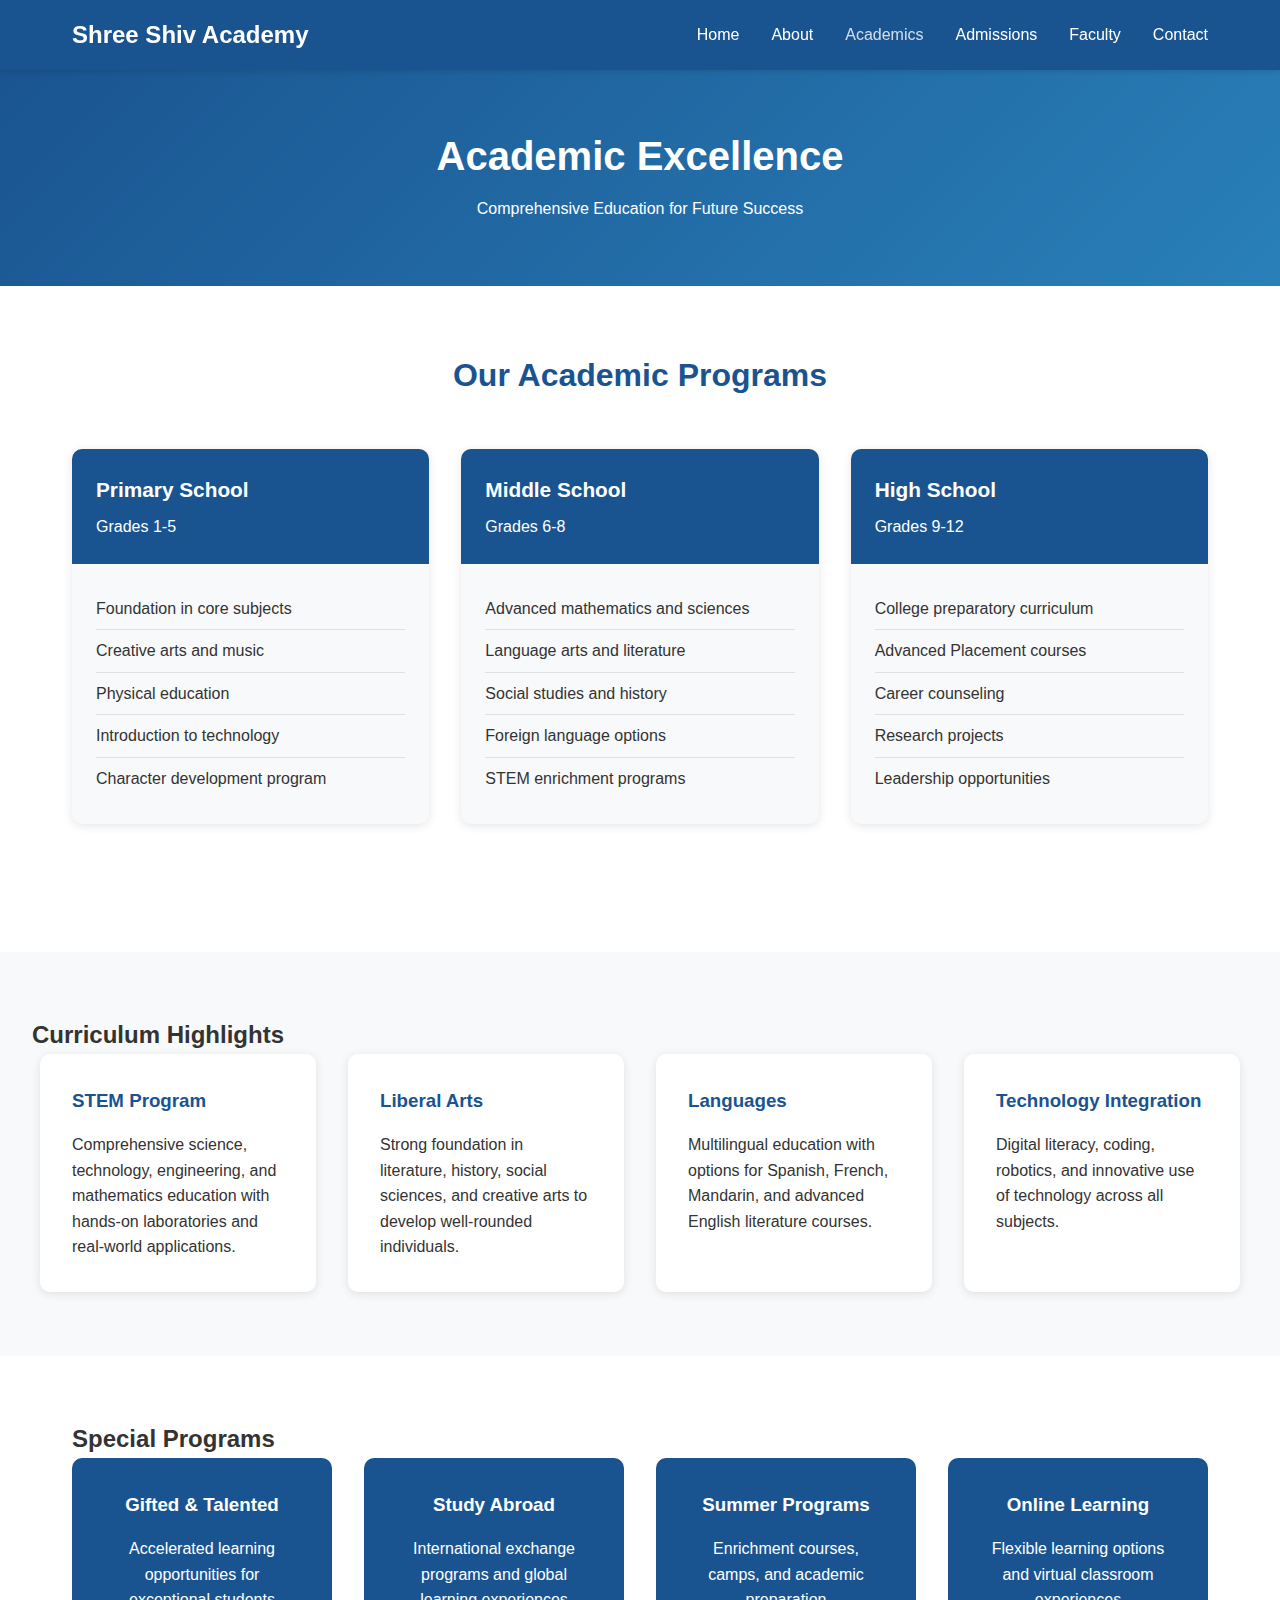
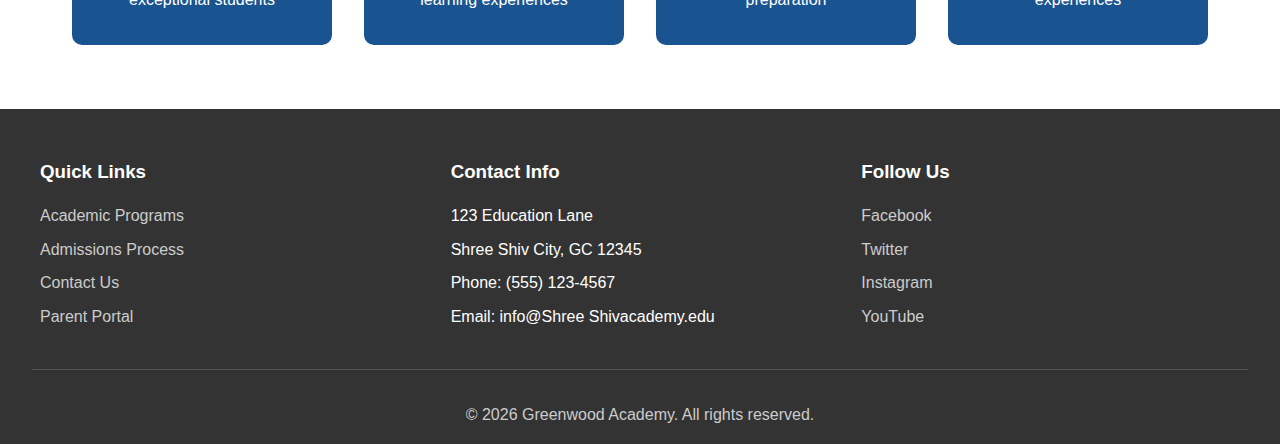
<file: academics.html>
<!DOCTYPE html>
<html lang="en">
<head>
    <meta charset="UTF-8">
    <meta name="viewport" content="width=device-width, initial-scale=1.0">
    <title>Academics - Shree Shiv Academy</title>
    <link rel="stylesheet" href="styles.css">
</head>
<body>
    <header>
        <nav>
            <div class="logo">Shree Shiv Academy</div>
            <ul class="nav-links" id="navLinks">
                <li><a href="index.html">Home</a></li>
                <li><a href="about.html">About</a></li>
                <li><a href="academics.html" class="active">Academics</a></li>
                <li><a href="admissions.html">Admissions</a></li>
                <li><a href="faculty.html">Faculty</a></li>
                <li><a href="contact.html">Contact</a></li>
            </ul>
            <button class="mobile-menu" id="mobileMenu">☰</button>
        </nav>
    </header>

    <main>
        <section class="page-header">
            <h1>Academic Excellence</h1>
            <p>Comprehensive Education for Future Success</p>
        </section>

        <section class="content-section">
            <h2>Our Academic Programs</h2>
            <div class="programs-grid">
                <div class="program-card">
                    <div class="program-header">
                        <h3>Primary School</h3>
                        <p>Grades 1-5</p>
                    </div>
                    <div class="program-content">
                        <ul>
                            <li>Foundation in core subjects</li>
                            <li>Creative arts and music</li>
                            <li>Physical education</li>
                            <li>Introduction to technology</li>
                            <li>Character development program</li>
                        </ul>
                    </div>
                </div>

                <div class="program-card">
                    <div class="program-header">
                        <h3>Middle School</h3>
                        <p>Grades 6-8</p>
                    </div>
                    <div class="program-content">
                        <ul>
                            <li>Advanced mathematics and sciences</li>
                            <li>Language arts and literature</li>
                            <li>Social studies and history</li>
                            <li>Foreign language options</li>
                            <li>STEM enrichment programs</li>
                        </ul>
                    </div>
                </div>

                <div class="program-card">
                    <div class="program-header">
                        <h3>High School</h3>
                        <p>Grades 9-12</p>
                    </div>
                    <div class="program-content">
                        <ul>
                            <li>College preparatory curriculum</li>
                            <li>Advanced Placement courses</li>
                            <li>Career counseling</li>
                            <li>Research projects</li>
                            <li>Leadership opportunities</li>
                        </ul>
                    </div>
                </div>
            </div>
        </section>

        <section class="curriculum-section">
            <h2>Curriculum Highlights</h2>
            <div class="curriculum-grid">
                <div class="curriculum-card">
                    <h3>STEM Program</h3>
                    <p>Comprehensive science, technology, engineering, and mathematics education with hands-on laboratories and real-world applications.</p>
                </div>
                <div class="curriculum-card">
                    <h3>Liberal Arts</h3>
                    <p>Strong foundation in literature, history, social sciences, and creative arts to develop well-rounded individuals.</p>
                </div>
                <div class="curriculum-card">
                    <h3>Languages</h3>
                    <p>Multilingual education with options for Spanish, French, Mandarin, and advanced English literature courses.</p>
                </div>
                <div class="curriculum-card">
                    <h3>Technology Integration</h3>
                    <p>Digital literacy, coding, robotics, and innovative use of technology across all subjects.</p>
                </div>
            </div>
        </section>

        <section class="special-programs">
            <h2>Special Programs</h2>
            <div class="special-grid">
                <div class="special-card">
                    <h3>Gifted & Talented</h3>
                    <p>Accelerated learning opportunities for exceptional students</p>
                </div>
                <div class="special-card">
                    <h3>Study Abroad</h3>
                    <p>International exchange programs and global learning experiences</p>
                </div>
                <div class="special-card">
                    <h3>Summer Programs</h3>
                    <p>Enrichment courses, camps, and academic preparation</p>
                </div>
                <div class="special-card">
                    <h3>Online Learning</h3>
                    <p>Flexible learning options and virtual classroom experiences</p>
                </div>
            </div>
        </section>
    </main>

    <footer>
        <div class="footer-content">
            <div class="footer-section">
                <h3>Quick Links</h3>
                <ul>
                    <li><a href="academics.html">Academic Programs</a></li>
                    <li><a href="admissions.html">Admissions Process</a></li>
                    <li><a href="contact.html">Contact Us</a></li>
                    <li><a href="#">Parent Portal</a></li>
                </ul>
            </div>
            <div class="footer-section">
                <h3>Contact Info</h3>
                <ul>
                    <li>123 Education Lane</li>
                    <li>Shree Shiv City, GC 12345</li>
                    <li>Phone: (555) 123-4567</li>
                    <li>Email: info@Shree Shivacademy.edu</li>
                </ul>
            </div>
            <div class="footer-section">
                <h3>Follow Us</h3>
                <ul>
                    <li><a href="#">Facebook</a></li>
                    <li><a href="#">Twitter</a></li>
                    <li><a href="#">Instagram</a></li>
                    <li><a href="#">YouTube</a></li>
                </ul>
            </div>
        </div>
        <div class="footer-bottom">
            <p>&copy; 2025 Shree Shiv Academy. All rights reserved.</p>
        </div>
    </footer>

    <script src="script.js"></script>
</body>
</html>
</file>
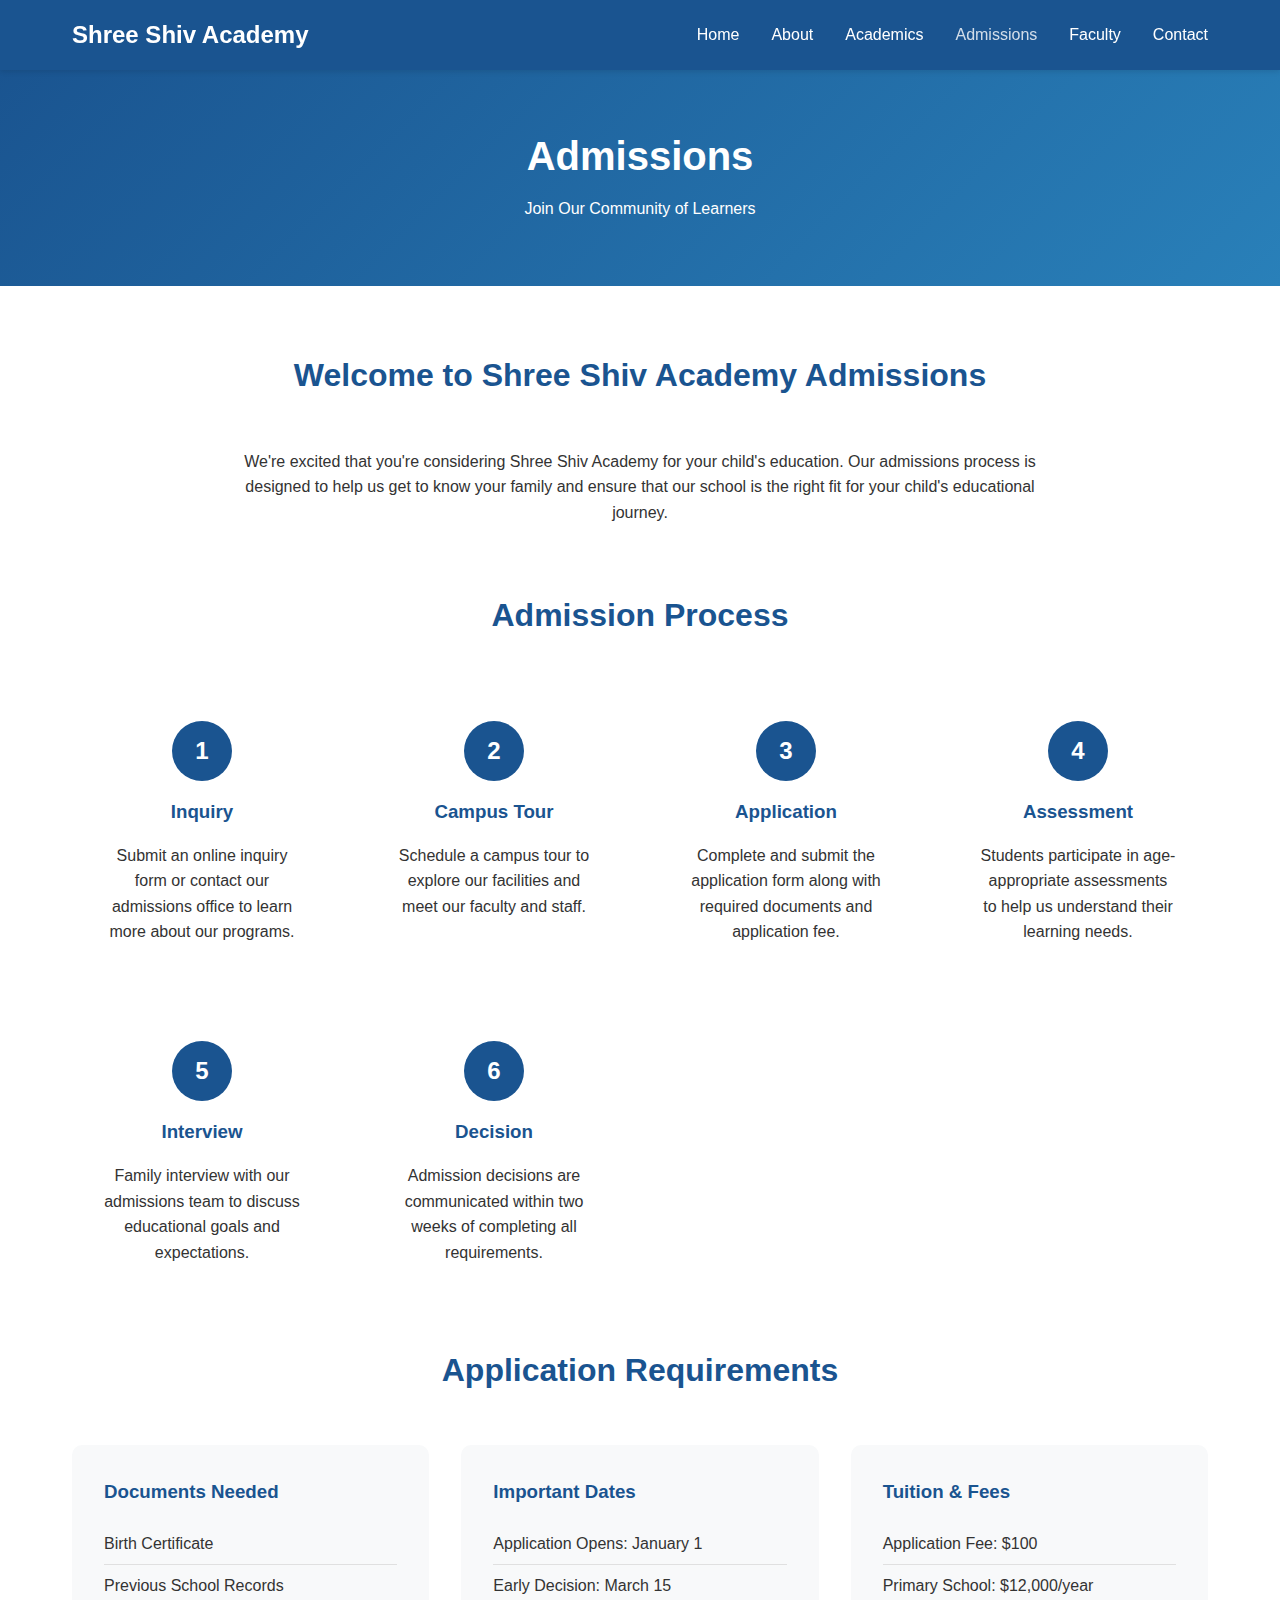
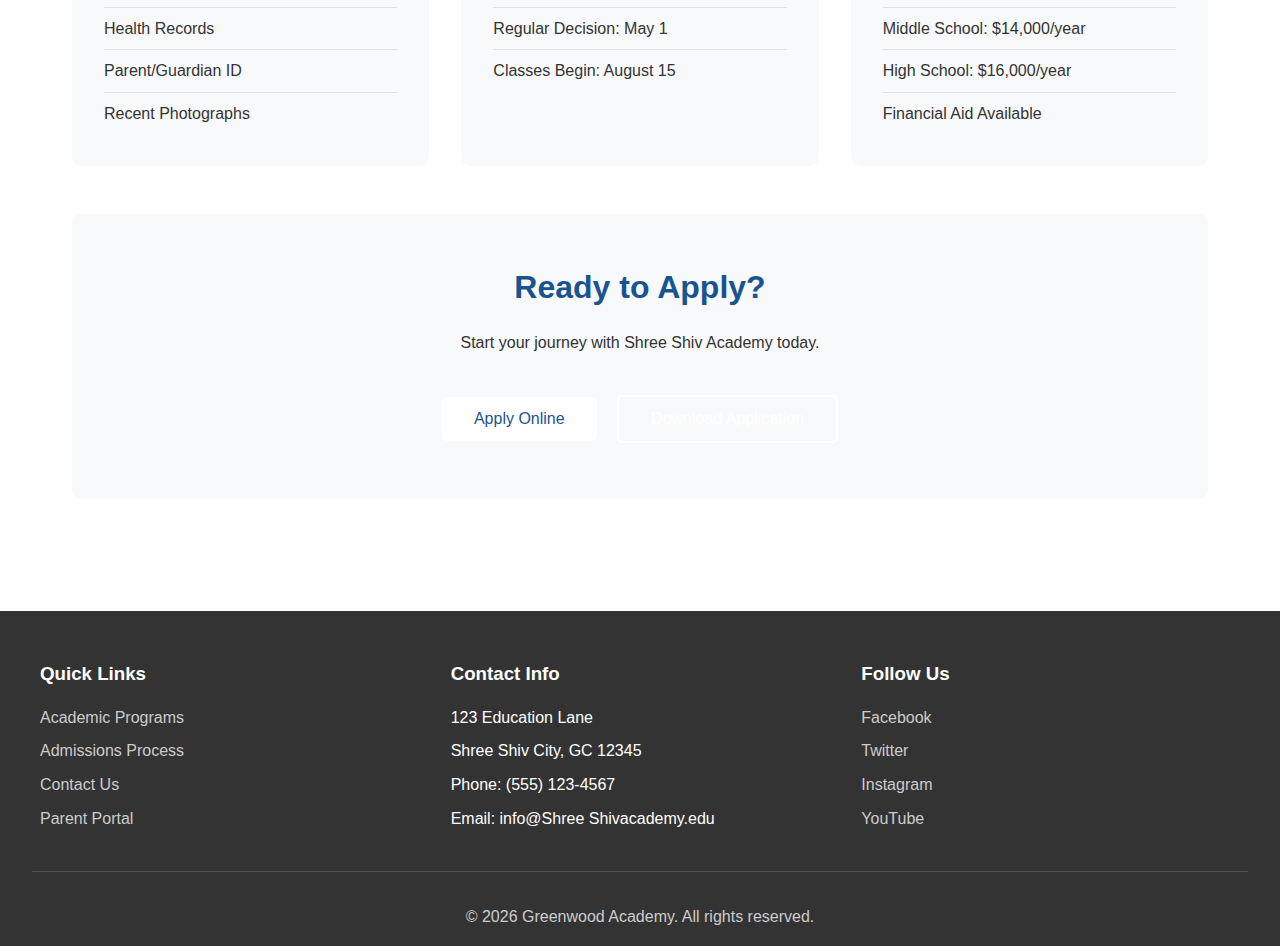
<file: admissions.html>
<!DOCTYPE html>
<html lang="en">
<head>
    <meta charset="UTF-8">
    <meta name="viewport" content="width=device-width, initial-scale=1.0">
    <title>Admissions - Shree Shiv Academy</title>
    <link rel="stylesheet" href="styles.css">
</head>
<body>
    <header>
        <nav>
            <div class="logo">Shree Shiv Academy</div>
            <ul class="nav-links" id="navLinks">
                <li><a href="index.html">Home</a></li>
                <li><a href="about.html">About</a></li>
                <li><a href="academics.html">Academics</a></li>
                <li><a href="admissions.html" class="active">Admissions</a></li>
                <li><a href="faculty.html">Faculty</a></li>
                <li><a href="contact.html">Contact</a></li>
            </ul>
            <button class="mobile-menu" id="mobileMenu">☰</button>
        </nav>
    </header>

    <main>
        <section class="page-header">
            <h1>Admissions</h1>
            <p>Join Our Community of Learners</p>
        </section>

        <section class="content-section">
            <div class="admission-intro">
                <h2>Welcome to Shree Shiv Academy Admissions</h2>
                <p>We're excited that you're considering Shree Shiv Academy for your child's education. Our admissions process is designed to help us get to know your family and ensure that our school is the right fit for your child's educational journey.</p>
            </div>

            <div class="admission-process">
                <h2>Admission Process</h2>
                <div class="process-steps">
                    <div class="step-card">
                        <div class="step-number">1</div>
                        <h3>Inquiry</h3>
                        <p>Submit an online inquiry form or contact our admissions office to learn more about our programs.</p>
                    </div>
                    <div class="step-card">
                        <div class="step-number">2</div>
                        <h3>Campus Tour</h3>
                        <p>Schedule a campus tour to explore our facilities and meet our faculty and staff.</p>
                    </div>
                    <div class="step-card">
                        <div class="step-number">3</div>
                        <h3>Application</h3>
                        <p>Complete and submit the application form along with required documents and application fee.</p>
                    </div>
                    <div class="step-card">
                        <div class="step-number">4</div>
                        <h3>Assessment</h3>
                        <p>Students participate in age-appropriate assessments to help us understand their learning needs.</p>
                    </div>
                    <div class="step-card">
                        <div class="step-number">5</div>
                        <h3>Interview</h3>
                        <p>Family interview with our admissions team to discuss educational goals and expectations.</p>
                    </div>
                    <div class="step-card">
                        <div class="step-number">6</div>
                        <h3>Decision</h3>
                        <p>Admission decisions are communicated within two weeks of completing all requirements.</p>
                    </div>
                </div>
            </div>

            <div class="requirements-section">
                <h2>Application Requirements</h2>
                <div class="requirements-grid">
                    <div class="requirement-card">
                        <h3>Documents Needed</h3>
                        <ul>
                            <li>Birth Certificate</li>
                            <li>Previous School Records</li>
                            <li>Health Records</li>
                            <li>Parent/Guardian ID</li>
                            <li>Recent Photographs</li>
                        </ul>
                    </div>
                    <div class="requirement-card">
                        <h3>Important Dates</h3>
                        <ul>
                            <li>Application Opens: January 1</li>
                            <li>Early Decision: March 15</li>
                            <li>Regular Decision: May 1</li>
                            <li>Classes Begin: August 15</li>
                        </ul>
                    </div>
                    <div class="requirement-card">
                        <h3>Tuition & Fees</h3>
                        <ul>
                            <li>Application Fee: $100</li>
                            <li>Primary School: $12,000/year</li>
                            <li>Middle School: $14,000/year</li>
                            <li>High School: $16,000/year</li>
                            <li>Financial Aid Available</li>
                        </ul>
                    </div>
                </div>
            </div>

            <div class="apply-section">
                <h2>Ready to Apply?</h2>
                <p>Start your journey with Shree Shiv Academy today.</p>
                <button class="btn">Apply Online</button>
                <button class="btn btn-secondary">Download Application</button>
            </div>
        </section>
    </main>

    <footer>
        <div class="footer-content">
            <div class="footer-section">
                <h3>Quick Links</h3>
                <ul>
                    <li><a href="academics.html">Academic Programs</a></li>
                    <li><a href="admissions.html">Admissions Process</a></li>
                    <li><a href="contact.html">Contact Us</a></li>
                    <li><a href="#">Parent Portal</a></li>
                </ul>
            </div>
            <div class="footer-section">
                <h3>Contact Info</h3>
                <ul>
                    <li>123 Education Lane</li>
                    <li>Shree Shiv City, GC 12345</li>
                    <li>Phone: (555) 123-4567</li>
                    <li>Email: info@Shree Shivacademy.edu</li>
                </ul>
            </div>
            <div class="footer-section">
                <h3>Follow Us</h3>
                <ul>
                    <li><a href="#">Facebook</a></li>
                    <li><a href="#">Twitter</a></li>
                    <li><a href="#">Instagram</a></li>
                    <li><a href="#">YouTube</a></li>
                </ul>
            </div>
        </div>
        <div class="footer-bottom">
            <p>&copy; 2025 Shree Shiv Academy. All rights reserved.</p>
        </div>
    </footer>

    <script src="script.js"></script>
</body>
</html>
</file>
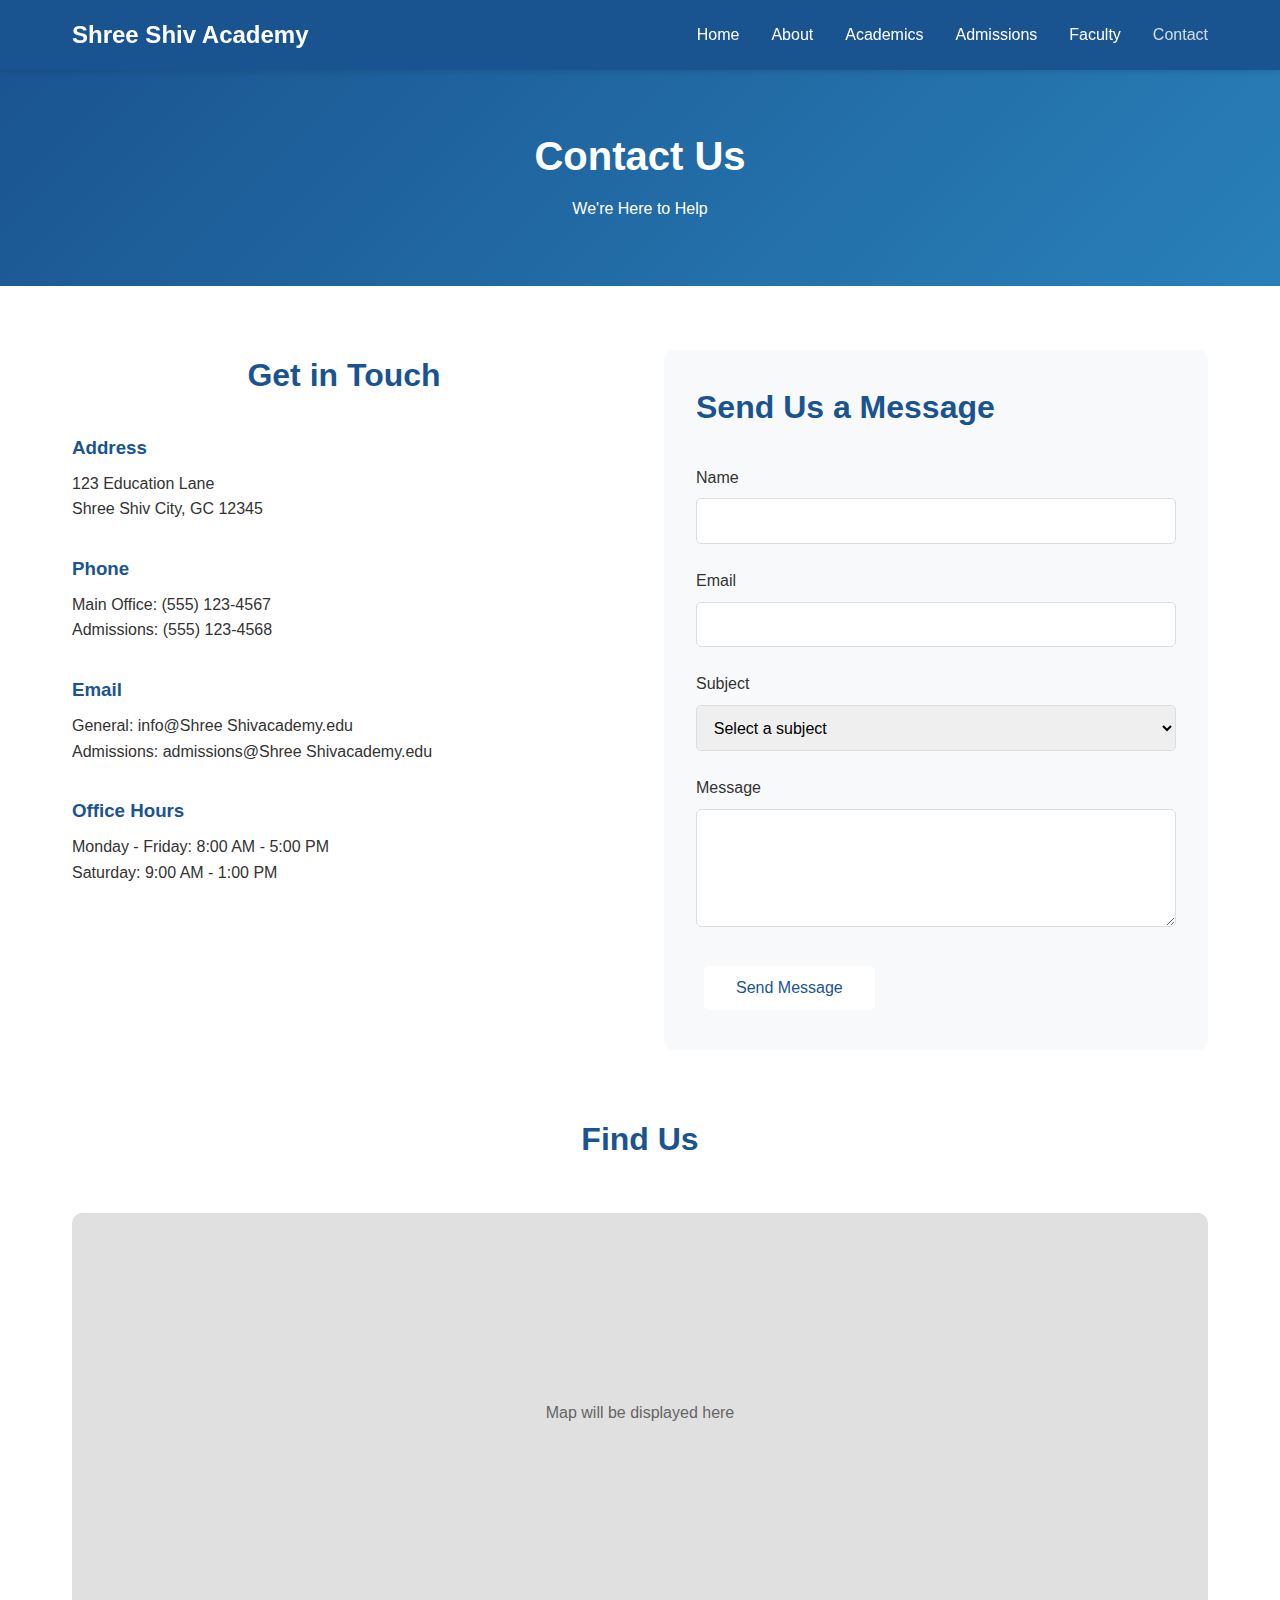
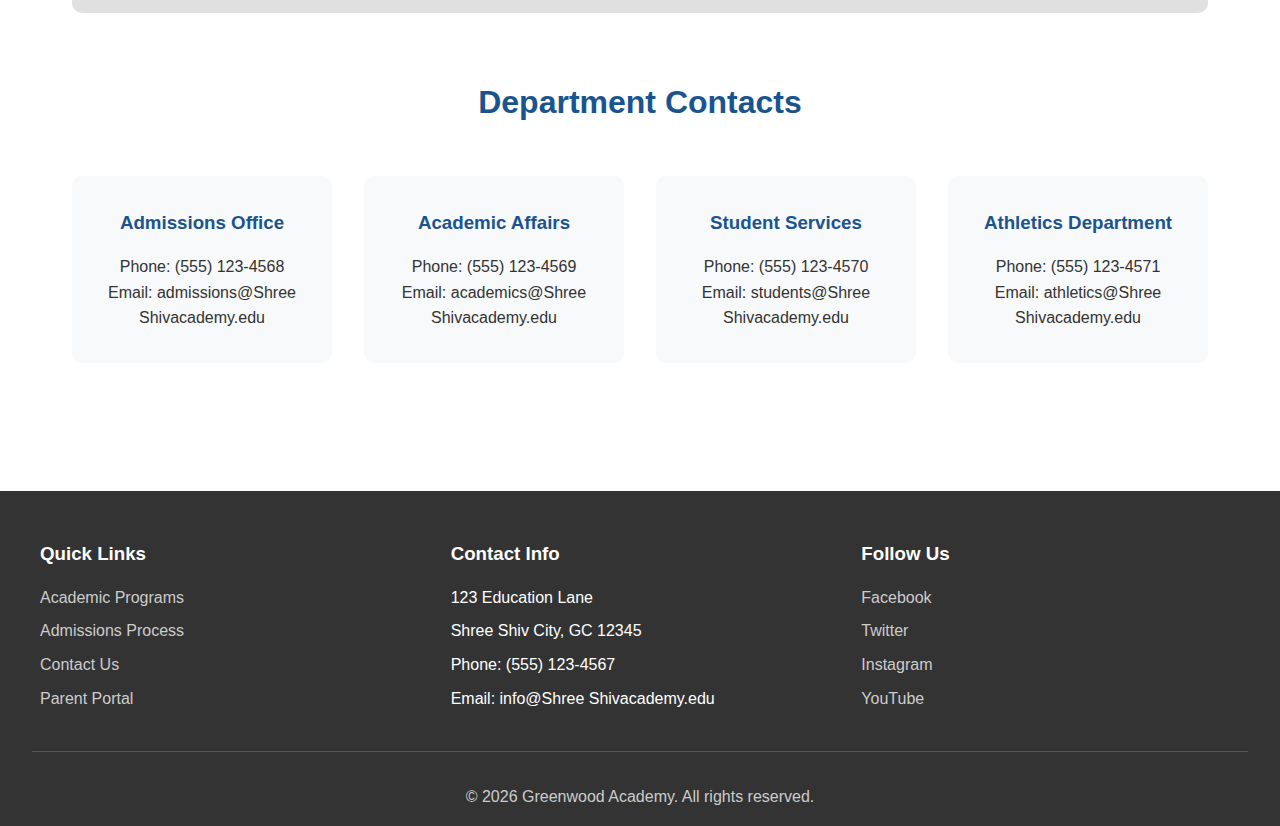
<file: contact.html>
<!DOCTYPE html>
<html lang="en">
<head>
    <meta charset="UTF-8">
    <meta name="viewport" content="width=device-width, initial-scale=1.0">
    <title>Contact Us - Shree Shiv Academy</title>
    <link rel="stylesheet" href="styles.css">
</head>
<body>
    <header>
        <nav>
            <div class="logo">Shree Shiv Academy</div>
            <ul class="nav-links" id="navLinks">
                <li><a href="index.html">Home</a></li>
                <li><a href="about.html">About</a></li>
                <li><a href="academics.html">Academics</a></li>
                <li><a href="admissions.html">Admissions</a></li>
                <li><a href="faculty.html">Faculty</a></li>
                <li><a href="contact.html" class="active">Contact</a></li>
            </ul>
            <button class="mobile-menu" id="mobileMenu">☰</button>
        </nav>
    </header>

    <main>
        <section class="page-header">
            <h1>Contact Us</h1>
            <p>We're Here to Help</p>
        </section>

        <section class="content-section">
            <div class="contact-container">
                <div class="contact-info">
                    <h2>Get in Touch</h2>
                    <div class="info-item">
                        <h3>Address</h3>
                        <p>123 Education Lane<br>Shree Shiv City, GC 12345</p>
                    </div>
                    <div class="info-item">
                        <h3>Phone</h3>
                        <p>Main Office: (555) 123-4567<br>Admissions: (555) 123-4568</p>
                    </div>
                    <div class="info-item">
                        <h3>Email</h3>
                        <p>General: info@Shree Shivacademy.edu<br>Admissions: admissions@Shree Shivacademy.edu</p>
                    </div>
                    <div class="info-item">
                        <h3>Office Hours</h3>
                        <p>Monday - Friday: 8:00 AM - 5:00 PM<br>Saturday: 9:00 AM - 1:00 PM</p>
                    </div>
                </div>

                <div class="contact-form">
                    <h2>Send Us a Message</h2>
                    <form>
                        <div class="form-group">
                            <label for="name">Name</label>
                            <input type="text" id="name" name="name" required>
                        </div>
                        <div class="form-group">
                            <label for="email">Email</label>
                            <input type="email" id="email" name="email" required>
                        </div>
                        <div class="form-group">
                            <label for="subject">Subject</label>
                            <select id="subject" name="subject" required>
                                <option value="">Select a subject</option>
                                <option value="admissions">Admissions Inquiry</option>
                                <option value="academics">Academic Information</option>
                                <option value="general">General Question</option>
                                <option value="other">Other</option>
                            </select>
                        </div>
                        <div class="form-group">
                            <label for="message">Message</label>
                            <textarea id="message" name="message" rows="5" required></textarea>
                        </div>
                        <button type="submit" class="btn">Send Message</button>
                    </form>
                </div>
            </div>

            <div class="map-section">
                <h2>Find Us</h2>
                <div class="map-placeholder">
                    <p>Map will be displayed here</p>
                </div>
            </div>

            <div class="departments">
                <h2>Department Contacts</h2>
                <div class="department-grid">
                    <div class="department-card">
                        <h3>Admissions Office</h3>
                        <p>Phone: (555) 123-4568<br>Email: admissions@Shree Shivacademy.edu</p>
                    </div>
                    <div class="department-card">
                        <h3>Academic Affairs</h3>
                        <p>Phone: (555) 123-4569<br>Email: academics@Shree Shivacademy.edu</p>
                    </div>
                    <div class="department-card">
                        <h3>Student Services</h3>
                        <p>Phone: (555) 123-4570<br>Email: students@Shree Shivacademy.edu</p>
                    </div>
                    <div class="department-card">
                        <h3>Athletics Department</h3>
                        <p>Phone: (555) 123-4571<br>Email: athletics@Shree Shivacademy.edu</p>
                    </div>
                </div>
            </div>
        </section>
    </main>

    <footer>
        <div class="footer-content">
            <div class="footer-section">
                <h3>Quick Links</h3>
                <ul>
                    <li><a href="academics.html">Academic Programs</a></li>
                    <li><a href="admissions.html">Admissions Process</a></li>
                    <li><a href="contact.html">Contact Us</a></li>
                    <li><a href="#">Parent Portal</a></li>
                </ul>
            </div>
            <div class="footer-section">
                <h3>Contact Info</h3>
                <ul>
                    <li>123 Education Lane</li>
                    <li>Shree Shiv City, GC 12345</li>
                    <li>Phone: (555) 123-4567</li>
                    <li>Email: info@Shree Shivacademy.edu</li>
                </ul>
            </div>
            <div class="footer-section">
                <h3>Follow Us</h3>
                <ul>
                    <li><a href="#">Facebook</a></li>
                    <li><a href="#">Twitter</a></li>
                    <li><a href="#">Instagram</a></li>
                    <li><a href="#">YouTube</a></li>
                </ul>
            </div>
        </div>
        <div class="footer-bottom">
            <p>&copy; 2025 Shree Shiv Academy. All rights reserved.</p>
        </div>
    </footer>

    <script src="script.js"></script>
</body>
</html>
</file>
<file: styles.css>
* {
    margin: 0;
    padding: 0;
    box-sizing: border-box;
}

body {
    font-family: -apple-system, BlinkMacSystemFont, 'Segoe UI', Roboto, sans-serif;
    line-height: 1.6;
    color: #333;
}

/* Header Styles */
header {
    background: #1a5490;
    color: white;
    padding: 1rem 0;
    position: fixed;
    width: 100%;
    top: 0;
    z-index: 1000;
    box-shadow: 0 2px 5px rgba(0,0,0,0.1);
    transition: background 0.3s;
}

nav {
    display: flex;
    justify-content: space-between;
    align-items: center;
    max-width: 1200px;
    margin: 0 auto;
    padding: 0 2rem;
}

.logo {
    font-size: 1.5rem;
    font-weight: bold;
}

.nav-links {
    display: flex;
    list-style: none;
    gap: 2rem;
}

.nav-links a {
    color: white;
    text-decoration: none;
    transition: opacity 0.3s;
}

.nav-links a:hover,
.nav-links a.active {
    opacity: 0.8;
}

.mobile-menu {
    display: none;
    background: none;
    border: none;
    color: white;
    font-size: 1.5rem;
    cursor: pointer;
}

/* Main Content */
main {
    margin-top: 60px;
}

/* Hero Section */
.hero {
    background: linear-gradient(135deg, #1a5490 0%, #2980b9 100%);
    color: white;
    padding: 6rem 2rem;
    text-align: center;
}

.hero h1 {
    font-size: 3rem;
    margin-bottom: 1rem;
}

.hero p {
    font-size: 1.3rem;
    margin-bottom: 2rem;
}

/* Page Header */
.page-header {
    background: linear-gradient(135deg, #1a5490 0%, #2980b9 100%);
    color: white;
    padding: 4rem 2rem;
    text-align: center;
}

.page-header h1 {
    font-size: 2.5rem;
    margin-bottom: 0.5rem;
}

/* Buttons */
.btn {
    display: inline-block;
    background: white;
    color: #1a5490;
    padding: 0.8rem 2rem;
    text-decoration: none;
    border-radius: 5px;
    transition: transform 0.3s;
    border: none;
    cursor: pointer;
    font-size: 1rem;
    margin: 0.5rem;
}

.btn:hover {
    transform: translateY(-2px);
    box-shadow: 0 5px 15px rgba(0,0,0,0.2);
}

.btn-secondary {
    background: transparent;
    color: white;
    border: 2px solid white;
}

/* Sections */
.section {
    padding: 4rem 2rem;
    max-width: 1200px;
    margin: 0 auto;
}

.content-section {
    padding: 4rem 2rem;
    max-width: 1200px;
    margin: 0 auto;
}

.section h2,
.content-section h2 {
    text-align: center;
    font-size: 2rem;
    margin-bottom: 3rem;
    color: #1a5490;
}

/* Feature Cards */
.features {
    display: grid;
    grid-template-columns: repeat(auto-fit, minmax(300px, 1fr));
    gap: 2rem;
    margin-bottom: 4rem;
}

.feature-card {
    background: #f8f9fa;
    padding: 2rem;
    border-radius: 10px;
    text-align: center;
    transition: transform 0.3s;
}

.feature-card:hover {
    transform: translateY(-5px);
    box-shadow: 0 5px 20px rgba(0,0,0,0.1);
}

.feature-card h3 {
    color: #1a5490;
    margin-bottom: 1rem;
}

/* Stats Section */
.stats {
    background: #f8f9fa;
    display: grid;
    grid-template-columns: repeat(auto-fit, minmax(200px, 1fr));
    gap: 2rem;
    text-align: center;
}

.stat {
    padding: 2rem;
}

.stat h3 {
    font-size: 2.5rem;
    color: #1a5490;
    margin-bottom: 0.5rem;
}

/* News Grid */
.news-grid {
    display: grid;
    grid-template-columns: repeat(auto-fit, minmax(300px, 1fr));
    gap: 2rem;
}

.news-card {
    background: white;
    border-radius: 10px;
    overflow: hidden;
    box-shadow: 0 2px 10px rgba(0,0,0,0.1);
    transition: transform 0.3s;
}

.news-card:hover {
    transform: translateY(-5px);
}

.news-card img {
    width: 100%;
    height: 200px;
    object-fit: cover;
    background: #e0e0e0;
}

.news-content {
    padding: 1.5rem;
}

.news-content h3 {
    margin-bottom: 0.5rem;
    color: #1a5490;
}

.date {
    color: #666;
    font-size: 0.9rem;
    margin-bottom: 0.5rem;
}

/* About Page Styles */
.about-intro {
    display: grid;
    grid-template-columns: 1fr 1fr;
    gap: 3rem;
    align-items: center;
    margin-bottom: 4rem;
}

.about-text h2 {
    color: #1a5490;
    margin-bottom: 1rem;
}

.about-text p {
    margin-bottom: 1rem;
}

.about-image {
    background: #e0e0e0;
    height: 400px;
    border-radius: 10px;
}

.about-image img {
    width: 100%;
    height: 100%;
    object-fit: cover;
    border-radius: 10px;
}

.mission-text,
.vision-text {
    text-align: center;
    font-size: 1.2rem;
    font-style: italic;
    margin: 2rem auto;
    max-width: 800px;
    padding: 2rem;
    background: #f8f9fa;
    border-radius: 10px;
}

/* Timeline */
.timeline {
    position: relative;
    padding: 2rem 0;
    margin: 4rem 0;
}

.timeline h2 {
    text-align: center;
    color: #1a5490;
    margin-bottom: 3rem;
}

.timeline-item {
    display: flex;
    align-items: center;
    margin-bottom: 3rem;
    position: relative;
}

.timeline-year {
    background: #1a5490;
    color: white;
    padding: 0.5rem 1rem;
    border-radius: 20px;
    font-weight: bold;
    margin-right: 2rem;
    min-width: 80px;
    text-align: center;
}

.timeline-content {
    background: #f8f9fa;
    padding: 2rem;
    border-radius: 10px;
    flex: 1;
}

.timeline-content h3 {
    color: #1a5490;
    margin-bottom: 0.5rem;
}

/* Values Section */
.values-section {
    background: #f8f9fa;
    padding: 4rem 2rem;
}

.values-grid {
    display: grid;
    grid-template-columns: repeat(auto-fit, minmax(250px, 1fr));
    gap: 2rem;
    max-width: 1200px;
    margin: 0 auto;
}

.value-card {
    background: white;
    padding: 2rem;
    border-radius: 10px;
    text-align: center;
    box-shadow: 0 2px 10px rgba(0,0,0,0.1);
}

.value-card h3 {
    color: #1a5490;
    margin-bottom: 1rem;
}

/* Academics Page Styles */
.programs-grid {
    display: grid;
    grid-template-columns: repeat(auto-fit, minmax(300px, 1fr));
    gap: 2rem;
    margin-bottom: 4rem;
}

.program-card {
    background: #f8f9fa;
    border-radius: 10px;
    overflow: hidden;
    box-shadow: 0 2px 10px rgba(0,0,0,0.1);
    transition: transform 0.3s;
}

.program-card:hover {
    transform: translateY(-5px);
}

.program-header {
    background: #1a5490;
    color: white;
    padding: 1.5rem;
}

.program-header h3 {
    font-size: 1.3rem;
    margin-bottom: 0.5rem;
}

.program-content {
    padding: 1.5rem;
}

.program-content ul {
    list-style: none;
    padding-left: 0;
}

.program-content li {
    padding: 0.5rem 0;
    border-bottom: 1px solid #e0e0e0;
}

.program-content li:last-child {
    border-bottom: none;
}

/* Curriculum Section */
.curriculum-section {
    background: #f8f9fa;
    padding: 4rem 2rem;
}

.curriculum-grid {
    display: grid;
    grid-template-columns: repeat(auto-fit, minmax(250px, 1fr));
    gap: 2rem;
    max-width: 1200px;
    margin: 0 auto;
}

.curriculum-card {
    background: white;
    padding: 2rem;
    border-radius: 10px;
    box-shadow: 0 2px 10px rgba(0,0,0,0.1);
}

.curriculum-card h3 {
    color: #1a5490;
    margin-bottom: 1rem;
}

/* Special Programs */
.special-programs {
    padding: 4rem 2rem;
    max-width: 1200px;
    margin: 0 auto;
}

.special-grid {
    display: grid;
    grid-template-columns: repeat(auto-fit, minmax(250px, 1fr));
    gap: 2rem;
}

.special-card {
    background: #1a5490;
    color: white;
    padding: 2rem;
    border-radius: 10px;
    text-align: center;
    transition: transform 0.3s;
}

.special-card:hover {
    transform: translateY(-5px);
    background: #2980b9;
}

.special-card h3 {
    margin-bottom: 1rem;
}

/* Admissions Page Styles */
.admission-intro {
    text-align: center;
    margin-bottom: 4rem;
}

.admission-intro p {
    max-width: 800px;
    margin: 0 auto;
}

.process-steps {
    display: grid;
    grid-template-columns: repeat(auto-fit, minmax(250px, 1fr));
    gap: 2rem;
    margin: 3rem 0;
}

.step-card {
    text-align: center;
    padding: 2rem;
}

.step-number {
    width: 60px;
    height: 60px;
    background: #1a5490;
    color: white;
    border-radius: 50%;
    display: flex;
    align-items: center;
    justify-content: center;
    font-size: 1.5rem;
    font-weight: bold;
    margin: 0 auto 1rem;
}

.step-card h3 {
    color: #1a5490;
    margin-bottom: 1rem;
}

.requirements-grid {
    display: grid;
    grid-template-columns: repeat(auto-fit, minmax(300px, 1fr));
    gap: 2rem;
    margin: 3rem 0;
}

.requirement-card {
    background: #f8f9fa;
    padding: 2rem;
    border-radius: 10px;
}

.requirement-card h3 {
    color: #1a5490;
    margin-bottom: 1rem;
}

.requirement-card ul {
    list-style: none;
    padding-left: 0;
}

.requirement-card li {
    padding: 0.5rem 0;
    border-bottom: 1px solid #e0e0e0;
}

.requirement-card li:last-child {
    border-bottom: none;
}

.apply-section {
    text-align: center;
    background: #f8f9fa;
    padding: 3rem;
    border-radius: 10px;
    margin: 3rem 0;
}

.apply-section h2 {
    margin-bottom: 1rem;
}

.apply-section p {
    margin-bottom: 2rem;
}

/* Faculty Page Styles */
.faculty-intro {
    text-align: center;
    margin-bottom: 4rem;
}

.faculty-intro p {
    max-width: 800px;
    margin: 0 auto;
}

.faculty-stats {
    display: grid;
    grid-template-columns: repeat(auto-fit, minmax(200px, 1fr));
    gap: 2rem;
    margin: 3rem 0;
}

.stat-card {
    background: #1a5490;
    color: white;
    padding: 2rem;
    text-align: center;
    border-radius: 10px;
}

.stat-card h3 {
    font-size: 2rem;
    margin-bottom: 0.5rem;
}

.faculty-grid {
    display: grid;
    grid-template-columns: repeat(auto-fit, minmax(250px, 1fr));
    gap: 2rem;
    margin: 3rem 0;
}

.faculty-card {
    background: #f8f9fa;
    padding: 2rem;
    border-radius: 10px;
    text-align: center;
    transition: transform 0.3s;
}

.faculty-card:hover {
    transform: translateY(-5px);
    box-shadow: 0 5px 20px rgba(0,0,0,0.1);
}

.faculty-image {
    width: 150px;
    height: 150px;
    background: #e0e0e0;
    border-radius: 50%;
    margin: 0 auto 1rem;
    overflow: hidden;
}

.faculty-image img {
    width: 100%;
    height: 100%;
    object-fit: cover;
}

.faculty-card h3 {
    color: #1a5490;
    margin-bottom: 0.5rem;
}

.faculty-title {
    font-weight: bold;
    color: #666;
    margin-bottom: 0.5rem;
}

.teaching-philosophy {
    margin-top: 4rem;
}

.philosophy-grid {
    display: grid;
    grid-template-columns: repeat(auto-fit, minmax(300px, 1fr));
    gap: 2rem;
    margin-top: 2rem;
}

.philosophy-card {
    background: white;
    padding: 2rem;
    border-radius: 10px;
    box-shadow: 0 2px 10px rgba(0,0,0,0.1);
}

.philosophy-card h3 {
    color: #1a5490;
    margin-bottom: 1rem;
}

/* Contact Page Styles */
.contact-container {
    display: grid;
    grid-template-columns: 1fr 1fr;
    gap: 3rem;
    margin-bottom: 4rem;
}

.contact-info h2 {
    color: #1a5490;
    margin-bottom: 2rem;
}

.info-item {
    margin-bottom: 2rem;
}

.info-item h3 {
    color: #1a5490;
    margin-bottom: 0.5rem;
}

/* Contact Form */
.contact-form {
    background: #f8f9fa;
    padding: 2rem;
    border-radius: 10px;
}

.contact-form h2 {
    color: #1a5490;
    margin-bottom: 2rem;
    text-align: left;
}

.form-group {
    margin-bottom: 1.5rem;
}

.form-group label {
    display: block;
    margin-bottom: 0.5rem;
    color: #333;
    font-weight: 500;
}

.form-group input,
.form-group select,
.form-group textarea {
    width: 100%;
    padding: 0.8rem;
    border: 1px solid #ddd;
    border-radius: 5px;
    font-size: 1rem;
    font-family: inherit;
}

.form-group input:focus,
.form-group select:focus,
.form-group textarea:focus {
    outline: none;
    border-color: #1a5490;
}

/* Map Section */
.map-section {
    margin: 4rem 0;
}

.map-placeholder {
    background: #e0e0e0;
    height: 400px;
    border-radius: 10px;
    display: flex;
    align-items: center;
    justify-content: center;
    color: #666;
}

/* Departments */
.departments {
    margin: 4rem 0;
}

.department-grid {
    display: grid;
    grid-template-columns: repeat(auto-fit, minmax(250px, 1fr));
    gap: 2rem;
    margin-top: 2rem;
}

.department-card {
    background: #f8f9fa;
    padding: 2rem;
    border-radius: 10px;
    text-align: center;
}

.department-card h3 {
    color: #1a5490;
    margin-bottom: 1rem;
}

/* Footer */
footer {
    background: #333;
    color: white;
    padding: 3rem 2rem 1rem;
}

.footer-content {
    max-width: 1200px;
    margin: 0 auto;
    display: grid;
    grid-template-columns: repeat(auto-fit, minmax(250px, 1fr));
    gap: 2rem;
    margin-bottom: 2rem;
}

.footer-section h3 {
    margin-bottom: 1rem;
}

.footer-section ul {
    list-style: none;
}

.footer-section li {
    margin-bottom: 0.5rem;
}

.footer-section a {
    color: #ccc;
    text-decoration: none;
    transition: color 0.3s;
}

.footer-section a:hover {
    color: white;
}

.footer-bottom {
    text-align: center;
    padding-top: 2rem;
    border-top: 1px solid #555;
    color: #ccc;
}

/* Responsive Design */
@media (max-width: 768px) {
    .nav-links {
        display: none;
        position: absolute;
        top: 100%;
        left: 0;
        width: 100%;
        background: #1a5490;
        flex-direction: column;
        padding: 1rem;
        gap: 1rem;
    }

    .nav-links.active {
        display: flex;
    }

    .mobile-menu {
        display: block;
    }

    .hero h1 {
        font-size: 2rem;
    }

    .features {
        grid-template-columns: 1fr;
    }

    .about-intro {
        grid-template-columns: 1fr;
    }

    .timeline-item {
        flex-direction: column;
        align-items: flex-start;
    }

    .timeline-year {
        margin-right: 0;
        margin-bottom: 1rem;
    }

    .contact-container {
        grid-template-columns: 1fr;
    }

    .process-steps {
        grid-template-columns: 1fr;
    }

    .faculty-grid {
        grid-template-columns: 1fr;
    }
}

@media (max-width: 480px) {
    .hero h1 {
        font-size: 1.8rem;
    }

    .hero p {
        font-size: 1.1rem;
    }

    .page-header h1 {
        font-size: 2rem;
    }

    .section h2,
    .content-section h2 {
        font-size: 1.5rem;
    }

    .stat h3 {
        font-size: 2rem;
    }
}
</file>
